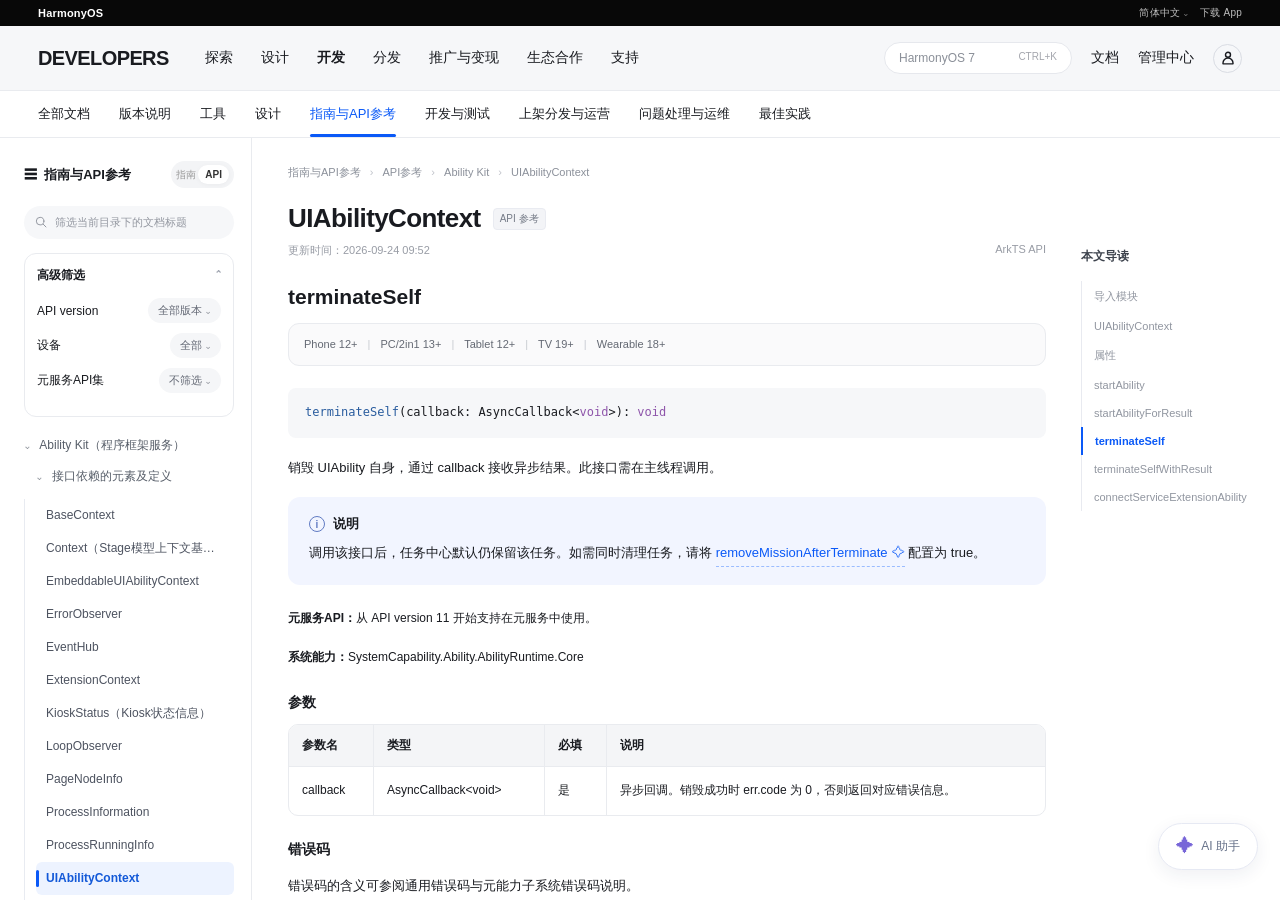
<file: ai-search-page-leave.html>
<!DOCTYPE html>
<html lang="zh-CN">
<head>
<meta charset="UTF-8">
<meta name="viewport" content="width=device-width, initial-scale=1">
<title>HarmonyOS 文档 · AI 助手交互演示</title>
<style>
:root{--blue:#0a59f7;--text:#191b20;--muted:#787d88;--border:#e9ebef;--drawer:440px;--nav:252px}
*{box-sizing:border-box}body{margin:0;color:var(--text);font-family:Arial,"Microsoft YaHei","PingFang SC",sans-serif;font-size:14px;background:#fff}button,input,textarea{font:inherit}button,a{-webkit-tap-highlight-color:transparent}button{cursor:pointer}a{color:var(--blue);text-decoration:none}a:hover{text-decoration:underline}button:focus-visible,a:focus-visible,input:focus-visible,textarea:focus-visible{outline:3px solid #8faaff;outline-offset:3px}button{color:inherit}svg{width:20px;height:20px;fill:none;stroke:currentColor;stroke-width:1.7;stroke-linecap:round;stroke-linejoin:round;vertical-align:middle}.brand-bar{height:26px;background:#080808;color:white;padding:0 38px;display:flex;align-items:center;justify-content:space-between;font-size:11px;letter-spacing:.2px}.brand-bar span:last-child{color:#bdbdbd;font-size:10px}.top-nav{height:65px;display:flex;align-items:center;padding:0 38px;gap:36px;background:#f6f7f9;border-bottom:1px solid var(--border)}.brand{font-size:20px;font-weight:750;letter-spacing:-.6px}.top-links{display:flex;gap:28px;font-size:14px}.top-links span{white-space:nowrap}.top-links .selected{font-weight:700}.nav-right{margin-left:auto;display:flex;gap:19px;align-items:center;white-space:nowrap}.search{color:#8a8f98;border:1px solid #e6e8ed;background:white;border-radius:24px;padding:8px 14px;width:188px;font-size:12px;display:flex;justify-content:space-between}.search small{font-size:10px;color:#a4a6ad}.avatar{width:29px;height:29px;border:1px solid #d9dce3;border-radius:50%;display:grid;place-items:center}.doc-nav{height:47px;border-bottom:1px solid var(--border);display:flex;align-items:center;gap:29px;padding:0 38px;font-size:13px;white-space:nowrap}.doc-nav .current{color:var(--blue);position:relative;height:100%;display:flex;align-items:center}.doc-nav .current:after{content:"";position:absolute;bottom:0;height:3px;background:var(--blue);left:0;right:0;border-radius:3px}.layout{height:calc(100dvh - 138px);display:flex;overflow:hidden}.nav-tree{width:var(--nav);flex-shrink:0;border-right:1px solid var(--border);padding:23px 17px 20px 24px;overflow:auto;transition:width .35s ease,padding .35s ease}.nav-title{white-space:nowrap;display:flex;align-items:center;justify-content:space-between;font-weight:700;font-size:13px;margin-bottom:18px}.tabs{flex-shrink:0;margin-left:6px;font-size:10px;font-weight:400;background:#f3f4f6;border-radius:20px;padding:4px 5px;color:#999}.tabs b{display:inline-block;background:#fff;color:#333;padding:4px 7px;border-radius:15px;box-shadow:0 1px 5px #0000000a}.filter{display:flex;gap:7px;background:#f6f7f9;border-radius:20px;padding:9px 10px;color:#9397a0;font-size:11px}.filter svg{width:14px;height:14px}.advanced{border:1px solid var(--border);border-radius:12px;margin:14px 0 20px;padding:13px 12px;font-size:12px}.advanced strong{display:block;margin-bottom:14px}.option{display:flex;justify-content:space-between;align-items:center;margin:10px 0}.option span:last-child{background:#f5f6f8;border-radius:20px;padding:5px 10px;font-size:11px;color:#646975}.tree-parent{font-size:12px;margin:14px 0;color:#575e69}.tree-items{padding-left:11px;border-left:1px solid #e8ebf1;line-height:33px;font-size:12px;color:#4d5360}.tree-items div{padding:0 10px;white-space:nowrap;overflow:hidden;text-overflow:ellipsis}.tree-items .active{background:#edf3ff;color:#1359d8;border-radius:6px;font-weight:600;position:relative}.tree-items .active:before{content:"";position:absolute;left:0;top:8px;bottom:8px;width:3px;background:var(--blue);border-radius:2px}.main{overflow-anchor:none;flex:1;min-width:0;overflow:auto;scroll-behavior:smooth;scrollbar-gutter:stable}.article-wrap{max-width:1110px;margin:auto;display:flex;padding:25px 36px 70px;gap:35px}.article{flex:1;min-width:0;max-width:850px}.breadcrumb{font-size:11px;color:#8b909a;line-height:1.8;margin-bottom:20px}.breadcrumb span{margin:0 6px;color:#c0c3ca}.article-heading{display:flex;align-items:center;gap:12px}.article-heading h1{font-size:26px;letter-spacing:-.6px;margin:0 0 9px;font-weight:700}.api-tag{font-size:10px;padding:3px 6px;background:#f3f4f7;border:1px solid #e9ebf1;color:#757b87;border-radius:4px;margin-bottom:8px}.meta{font-size:11px;color:#989ca5;margin-bottom:27px;display:flex;justify-content:space-between}.section-title{font-size:21px;margin:0 0 14px;scroll-margin-top:18px}.devices{background:#fafafb;border:1px solid var(--border);border-radius:11px;padding:12px 15px;font-size:11px;color:#646973;margin-bottom:22px;line-height:1.6}.devices i{font-style:normal;margin:0 7px;color:#c7cbd1}.signature{font-family:Consolas,monospace;background:#f6f7f9;padding:15px 17px;border-radius:8px;font-size:12px;line-height:1.6;overflow-wrap:anywhere;margin:0 0 18px}.type{color:#8e55aa}.fn{color:#295c9e}.article p{line-height:1.9;margin:15px 0;font-size:13px}.note{padding:17px 20px;border-radius:12px;background:#f2f5ff;border:1px solid transparent;margin:17px 0 22px;transition:border-color .3s,box-shadow .3s}.note strong{display:flex;align-items:center;gap:8px;font-size:13px}.info{display:inline-grid;place-items:center;width:16px;height:16px;border-radius:50%;border:1.3px solid #617bc3;color:#617bc3;font-size:10px}.note p{margin:7px 0 0;line-height:2}.term{display:inline;padding:0;border:0;background:transparent;color:var(--blue);font-size:inherit;line-height:inherit;font-family:inherit;word-break:break-all;text-align:left;border-bottom:1px dashed #9bbcff;transition:background .2s}.term:hover{background:#e2ebff;border-bottom-style:solid}.term .spark-mini{display:inline-block;font-size:13px;margin-left:4px}.reading .note{border-color:#b9cdff;box-shadow:0 0 0 3px #f4f7ff}.reading .term{background:#e4edff}.spec{font-size:12px;line-height:1.9;margin:16px 0}.spec b{font-weight:600}.section-label{font-size:14px;font-weight:650;margin:25px 0 12px}.data-table{width:100%;border:1px solid var(--border);border-spacing:0;border-radius:10px;overflow:hidden;font-size:12px;line-height:1.8}.data-table th{background:#f4f5f7;text-align:left;padding:10px 13px;font-weight:600}.data-table td{padding:13px;vertical-align:top;border-top:1px solid var(--border);word-break:break-word}.data-table th+th,.data-table td+td{border-left:1px solid var(--border)}.data-table td:first-child{white-space:nowrap}.code-block{background:#f7f8fa;border:1px solid var(--border);border-radius:9px;padding:17px 20px;font:12px/1.8 Consolas,monospace;white-space:pre;overflow:auto}.toc{width:148px;flex-shrink:0;margin-top:85px;color:#9196a0;font-size:11px;transition:opacity .2s}.toc b{font-size:12px;color:#3d434d;display:block;margin-bottom:16px}.toc div{padding:8px 0 8px 12px;border-left:1px solid #e8eaf0}.toc .on{color:var(--blue);border-left:2px solid var(--blue);font-weight:600}.assistant{width:0;flex-shrink:0;border-left:0 solid var(--border);overflow:hidden;background:#fff;transition:width .38s cubic-bezier(.2,.8,.2,1),border-width .38s;position:relative;box-shadow:-12px 0 28px #25366b05}.assistant-inner{width:var(--drawer);height:100%;display:flex;flex-direction:column;opacity:0;transform:translateX(25px);transition:opacity .28s,transform .4s}.reading .assistant{width:var(--drawer);border-left-width:1px}.reading .assistant-inner{opacity:1;transform:translateX(0)}.reading .toc{display:none}.reading .article-wrap{padding-left:30px;padding-right:26px}.assistant-header{height:73px;flex-shrink:0;display:flex;align-items:center;padding:0 23px;gap:11px;border-bottom:1px solid #eff0f5;background:linear-gradient(110deg,#f9f9ff,#fff 85%)}.ai-icon{display:grid;place-items:center;border-radius:11px;width:34px;height:34px;background:linear-gradient(145deg,#9b6bf9,#426eff);color:white;box-shadow:0 3px 9px #6867ee20;font-size:23px}.assistant-name{font-size:16px;font-weight:650}.assistant-subtitle{font-size:10px;color:#9398a4;margin-top:4px;letter-spacing:.3px}.icon-btn{border:0;background:transparent;width:30px;height:30px;display:grid;place-items:center;border-radius:7px;color:#7d8492}.icon-btn:hover{background:#edf0f6;color:#202635}.close{margin-left:auto}.context{margin:16px 20px 0;padding:9px 12px;background:#f7f8fb;border:1px solid #eceef4;border-radius:9px;font-size:10px;color:#787f8d;display:flex;align-items:center;gap:7px;flex-shrink:0}.context b{font-weight:500;color:#4e596d}.context svg{width:13px;height:13px}.conversation{flex:1;min-height:0;overflow-y:auto;padding:17px 22px 22px;scroll-behavior:smooth;scrollbar-width:thin}.question{background:#eef2ff;border-radius:13px 13px 3px 13px;margin-left:28px;padding:12px 14px;font-size:12px;line-height:1.85;color:#343e55;overflow-wrap:anywhere}.answer-label{display:flex;align-items:center;gap:7px;margin:23px 0 13px;color:#5c6170;font-size:11px}.answer-label .small-spark{font-size:17px;color:#735ce6}.verified{margin-left:auto;color:#798498;font-size:10px}.verified:before{content:"";display:inline-block;width:5px;height:5px;border-radius:50%;background:#729c88;margin-right:5px}.answer{font-size:12px;line-height:1.9}.answer p{margin:0 0 12px}.answer b{font-weight:650;color:#30394b}.answer code{font:11px Consolas,monospace;background:#f2f4f8;padding:2px 4px;border-radius:4px;color:#3e557c;overflow-wrap:anywhere}.answer-title{font-size:16px;font-weight:650;margin:0 0 10px;color:#242b3b}.value-grid{display:grid;grid-template-columns:1fr 1fr;border:1px solid #e7eaf2;border-radius:9px;margin:12px 0 15px;overflow:hidden}.value-grid>div{padding:10px 12px}.value-grid>div+div{border-left:1px solid #e7eaf2}.value-grid strong{font:600 12px Consolas,monospace;color:#3d5688}.value-grid span{font-size:10px;display:block;color:#6b7485;margin-top:3px}.value-grid em{font-style:normal;background:#edf1f8;color:#8a92a2;font-size:9px;margin-left:5px;padding:1px 4px;border-radius:4px}.mini-code{background:#f7f8fb;border:1px solid #e9ecf3;border-radius:9px;overflow:hidden;margin:12px 0}.code-top{display:flex;justify-content:space-between;align-items:center;padding:8px 12px;border-bottom:1px solid #e9ecf3;color:#8a92a1;font-size:10px}.copy{border:0;background:none;color:#7e8798;font-size:10px;cursor:pointer;padding:2px}.mini-code pre{font:11px/1.8 Consolas,monospace;margin:0;padding:11px 14px;overflow:auto}.mini-code .key{color:#3c5e9a}.mini-code .bool{color:#8a53b3}.device-note{border-left:2px solid #b4bde5;padding:3px 0 3px 10px;color:#737d91;font-size:11px;line-height:1.8;margin:13px 0 17px}.source-label{font-size:10px;color:#949baa;margin-bottom:7px}.source-link{display:flex;align-items:center;gap:11px;padding:12px;border:1px solid #e1e7f4;border-radius:10px;background:#fbfcff;color:#344e83;text-decoration:none!important;transition:background .2s,border-color .2s}.source-link:hover{background:#f1f5ff;border-color:#b8caf0}.source-link>svg{width:19px;height:19px;color:#7792c0;flex-shrink:0}.source-link span{font-size:11px;font-weight:600;line-height:1.7}.source-link small{display:block;color:#8e98a9;font-size:10px;font-weight:400}.source-link .out{margin-left:auto;width:15px;height:15px}.loading{padding:13px 0 20px;color:#949bac;font-size:11px;display:flex;gap:7px;align-items:center}.dots{display:flex;gap:3px}.dots i{width:4px;height:4px;border-radius:50%;background:#8b84d7;animation:blink 1s infinite}.dots i:nth-child(2){animation-delay:.16s}.dots i:nth-child(3){animation-delay:.32s}@keyframes blink{0%,80%,100%{opacity:.25;transform:translateY(0)}40%{opacity:1;transform:translateY(-3px)}}.reveal{animation:reveal .55s ease both}@keyframes reveal{from{opacity:0;transform:translateY(7px)}to{opacity:1;transform:translateY(0)}}.assistant-footer{border-top:1px solid #eef0f5;padding:13px 20px 12px;background:#fff;flex-shrink:0}.suggestions{display:flex;gap:7px;margin-bottom:10px}.suggestions button{border:1px solid #e6e9f2;border-radius:16px;background:white;color:#717c90;padding:6px 10px;font-size:10px}.suggestions button:hover{background:#f5f7ff;color:#4659a0}.composer{border:1px solid #e0e5ee;border-radius:11px;padding:9px 10px;display:flex;align-items:center;gap:8px;background:#fafbfd}.composer:focus-within{border-color:#aebfec;background:#fff}.composer input{width:100%;min-width:0;border:0;background:transparent;outline:0;font-size:11px;color:#38445b;padding:3px}.composer input::placeholder{color:#a2a9b7}.send{border:0;border-radius:8px;color:white;background:#6987eb;width:27px;height:27px;flex-shrink:0}.send svg{width:15px;height:15px}.footnote{text-align:center;color:#a9aebb;font-size:9px;margin:9px 0 0}.launcher{position:fixed;right:22px;bottom:30px;border:1px solid #e6e9f3;background:white;border-radius:27px;box-shadow:0 5px 18px #17295212;padding:12px 17px;display:flex;gap:7px;align-items:center;font-size:12px;color:#667189;transition:opacity .2s}.launcher .star{color:#7866d8;font-size:18px}.reading .launcher{opacity:0;pointer-events:none}.followup{margin-top:20px;padding-top:17px;border-top:1px solid #eef0f5}.followup .question{margin-bottom:15px}.toast{position:fixed;bottom:25px;left:50%;transform:translateX(-50%);background:#293349;color:white;padding:10px 18px;border-radius:8px;font-size:12px;opacity:0;transition:opacity .2s;pointer-events:none;z-index:10}.toast.show{opacity:1}[hidden]{display:none!important}
@media(min-width:1600px){:root{--drawer:470px;--nav:280px}.article-wrap{padding-top:32px}.answer{font-size:13px}.conversation{padding:20px 25px}.assistant-header{height:78px}.mini-code pre{font-size:12px}}
@media(max-width:1200px){:root{--drawer:405px;--nav:210px}.top-nav{padding:0 24px;gap:25px}.top-links{gap:19px}.search{display:none}.doc-nav{gap:20px;padding:0 24px;font-size:12px}.nav-tree{padding-left:14px;padding-right:13px}.article-wrap{padding:22px 25px 60px;gap:20px}.toc{width:110px}.reading .nav-tree{width:175px;padding-left:12px;padding-right:12px}.reading .advanced{display:none}.reading .article-wrap{padding-left:23px;padding-right:20px}.reading .devices i{margin:0 3px}.reading .data-table{font-size:11px}.reading .data-table td,.reading .data-table th{padding:9px}}
@media(max-width:950px){.nav-tree{display:none}.toc{display:none}.top-links{gap:16px;font-size:12px}.nav-right{gap:10px;font-size:12px}.doc-nav{gap:19px;font-size:11px}.doc-nav span:nth-last-child(-n+2){display:none}.brand{font-size:17px}.brand-bar,.top-nav{padding-left:24px;padding-right:24px}.article-wrap{padding-top:25px}.reading .article-heading h1{font-size:22px}}
@media(max-width:700px){.top-links{display:none}.doc-nav{overflow:hidden}.assistant{position:fixed;right:0;top:138px;bottom:0;z-index:5;box-shadow:-12px 0 36px #17295220}.reading .assistant{width:min(100vw,440px)}.assistant-inner{width:min(100vw,440px)}.article-wrap{padding:24px 20px}.article-heading h1{font-size:23px}.brand-bar{padding-left:20px;padding-right:20px}.article p{font-size:12px}.launcher{bottom:20px}}
@media(prefers-reduced-motion:reduce){*,*:before,*:after{animation:none!important;transition:none!important;scroll-behavior:auto!important}}
</style>
</head>
<body>
<svg style="display:none" aria-hidden="true"><symbol id="search" viewBox="0 0 24 24"><circle cx="10.5" cy="10.5" r="6.5"/><path d="m16 16 4.5 4.5"/></symbol><symbol id="file" viewBox="0 0 24 24"><path d="M14 3H6a2 2 0 0 0-2 2v14a2 2 0 0 0 2 2h12a2 2 0 0 0 2-2V9z"/><path d="M14 3v6h6M8 13h8M8 17h6"/></symbol><symbol id="external" viewBox="0 0 24 24"><path d="M14 4h6v6M20 4l-9 9M10 4H5a1 1 0 0 0-1 1v14a1 1 0 0 0 1 1h14a1 1 0 0 0 1-1v-5"/></symbol></svg>
<header><div class="brand-bar"><b>HarmonyOS</b><span>简体中文 ⌄ &nbsp;&nbsp; 下载 App</span></div><div class="top-nav"><div class="brand">DEVELOPERS</div><nav class="top-links" aria-label="官网导航"><span>探索</span><span>设计</span><span class="selected">开发</span><span>分发</span><span>推广与变现</span><span>生态合作</span><span>支持</span></nav><div class="nav-right"><div class="search">HarmonyOS 7 <small>CTRL+K</small></div><span>文档</span><span>管理中心</span><div class="avatar"><svg viewBox="0 0 24 24"><circle cx="12" cy="8" r="3"/><path d="M6 19v-1a6 6 0 0 1 12 0v1z"/></svg></div></div></div><nav class="doc-nav" aria-label="文档分类"><span>全部文档</span><span>版本说明</span><span>工具</span><span>设计</span><span class="current">指南与API参考</span><span>开发与测试</span><span>上架分发与运营</span><span>问题处理与运维</span><span>最佳实践</span></nav></header>
<div class="layout">
<aside class="nav-tree" aria-label="API目录"><div class="nav-title">☰ &nbsp;指南与API参考 <span class="tabs">指南 <b>API</b></span></div><div class="filter"><svg><use href="#search"/></svg>筛选当前目录下的文档标题</div><div class="advanced"><strong>高级筛选 <span style="float:right;color:#a0a6b1">⌃</span></strong><div class="option"><span>API version</span><span>全部版本 ⌄</span></div><div class="option"><span>设备</span><span>全部 ⌄</span></div><div class="option"><span>元服务API集</span><span>不筛选 ⌄</span></div></div><div class="tree-parent">⌄ &nbsp; Ability Kit（程序框架服务）</div><div class="tree-parent" style="padding-left:12px">⌄ &nbsp; 接口依赖的元素及定义</div><div class="tree-items"><div>BaseContext</div><div>Context（Stage模型上下文基类）</div><div>EmbeddableUIAbilityContext</div><div>ErrorObserver</div><div>EventHub</div><div>ExtensionContext</div><div>KioskStatus（Kiosk状态信息）</div><div>LoopObserver</div><div>PageNodeInfo</div><div>ProcessInformation</div><div>ProcessRunningInfo</div><div class="active">UIAbilityContext</div><div>UIExtensionContext</div><div>UIServiceExtensionContext</div></div></aside>
<main class="main" id="document-scroll"><div class="article-wrap"><article class="article"><div class="breadcrumb">指南与API参考 <span>›</span> API参考 <span>›</span> Ability Kit <span>›</span> UIAbilityContext</div><div class="article-heading"><h1>UIAbilityContext</h1><span class="api-tag">API 参考</span></div><div class="meta"><span>更新时间：2026-09-24 09:52</span><span>ArkTS API</span></div><h2 class="section-title" id="terminateself">terminateSelf</h2><div class="devices">Phone 12+ <i>|</i> PC/2in1 13+ <i>|</i> Tablet 12+ <i>|</i> TV 19+ <i>|</i> Wearable 18+</div><div class="signature"><span class="fn">terminateSelf</span>(callback: AsyncCallback&lt;<span class="type">void</span>&gt;): <span class="type">void</span></div><p>销毁 UIAbility 自身，通过 callback 接收异步结果。此接口需在主线程调用。</p><div class="note" id="field-note"><strong><span class="info">i</span> 说明</strong><p>调用该接口后，任务中心默认仍保留该任务。如需同时清理任务，请将 <button class="term" id="field-trigger" aria-controls="ai-assistant" aria-expanded="false" title="在 AI 助手中了解此字段">removeMissionAfterTerminate<span class="spark-mini" aria-hidden="true">✧</span></button> 配置为 true。</p></div><div class="spec"><b>元服务API：</b>从 API version 11 开始支持在元服务中使用。</div><div class="spec"><b>系统能力：</b>SystemCapability.Ability.AbilityRuntime.Core</div><h3 class="section-label">参数</h3><table class="data-table"><thead><tr><th>参数名</th><th>类型</th><th>必填</th><th>说明</th></tr></thead><tbody><tr><td>callback</td><td>AsyncCallback&lt;void&gt;</td><td>是</td><td>异步回调。销毁成功时 err.code 为 0，否则返回对应错误信息。</td></tr></tbody></table><h3 class="section-label">错误码</h3><p>错误码的含义可参阅通用错误码与元能力子系统错误码说明。</p><table class="data-table"><thead><tr><th>错误码ID</th><th>错误信息</th></tr></thead><tbody><tr><td>401</td><td>参数校验失败。</td></tr><tr><td>16000011</td><td>上下文不存在。</td></tr><tr><td>16000050</td><td>内部错误。</td></tr></tbody></table><h3 class="section-label">示例</h3><p>调用接口结束当前 UIAbility，并在回调中处理执行结果。</p><pre class="code-block">this.context.terminateSelf((err) =&gt; {
  if (err.code) {
    console.error(err.message);
    return;
  }
  console.info('UIAbility 已销毁');
});</pre></article><aside class="toc" aria-label="本文导读"><b>本文导读</b><div>导入模块</div><div>UIAbilityContext</div><div>属性</div><div>startAbility</div><div>startAbilityForResult</div><div class="on">terminateSelf</div><div>terminateSelfWithResult</div><div>connectServiceExtensionAbility</div></aside></div></main>
<aside class="assistant" id="ai-assistant" aria-label="AI 助手" aria-hidden="true" inert><div class="assistant-inner"><div class="assistant-header"><span class="ai-icon" aria-hidden="true">✦</span><div><div class="assistant-name">AI 助手</div><div class="assistant-subtitle">理解上下文，让开发更专注</div></div><button class="icon-btn close" id="close-assistant" aria-label="关闭 AI 助手" title="关闭（Esc）"><svg viewBox="0 0 24 24"><path d="m6 6 12 12M18 6 6 18"/></svg></button></div><div class="context"><svg><use href="#file"/></svg>当前文档 <b>UIAbilityContext / terminateSelf</b></div><div class="conversation" id="conversation"><div class="question">removeMissionAfterTerminate 是什么？调用 terminateSelf 时应该如何配置？</div><div class="answer-label"><span class="small-spark">✦</span> AI 助手 <span class="verified" id="answer-status">正在查阅相关文档</span></div><div class="loading" id="loading"><span class="dots"><i></i><i></i><i></i></span> 正在整理字段说明…</div><div class="answer" id="answer" hidden><h3 class="answer-title">控制销毁后是否移除最近任务</h3><p><code>terminateSelf()</code> 负责销毁当前 UIAbility。<code>removeMissionAfterTerminate</code> 则决定销毁后，是否将对应任务从最近任务列表中移除。</p><div class="value-grid"><div><strong>false</strong><em>默认值</em><span>销毁后保留任务</span></div><div><strong>true</strong><span>销毁后移除任务</span></div></div><p>如果希望退出后不再保留任务快照，在 <b>module.json5 → module → abilities</b> 中，为对应的 UIAbility 设置：</p><div class="mini-code"><div class="code-top"><span>module.json5 · 配置片段</span><button class="copy" id="copy-code">复制</button></div><pre>{
  <span class="key">"name"</span>: <span class="key">"EntryAbility"</span>,
  <span class="key">"removeMissionAfterTerminate"</span>: <span class="bool">true</span>
}</pre></div><div class="device-note"><b>设备差异</b> · 在 2in1 设备和平板设备的自由多窗模式下，此配置不生效，默认移除任务。</div><div class="source-label">参考文档</div><a class="source-link" id="source-link" href="https://developer.huawei.com/consumer/cn/doc/doccenter-getting-started/module-configuration-file#abilities%E6%A0%87%E7%AD%BE" target="_blank" rel="noopener noreferrer"><svg><use href="#file"/></svg><span>module.json5 配置文件<small>abilities 标签 · 查看完整字段说明</small></span><svg class="out"><use href="#external"/></svg></a></div><div id="followups" aria-live="polite"></div></div><div class="assistant-footer"><div class="suggestions"><button data-question="配置写在哪里？">配置写在哪里？</button><button data-question="不配置会怎样？">不配置会怎样？</button></div><form class="composer" id="ask-form"><input id="ask-input" aria-label="继续提问" placeholder="继续询问这个字段…" autocomplete="off" maxlength="240"><button class="send" aria-label="发送问题"><svg viewBox="0 0 24 24"><path d="M12 19V5m-6 6 6-6 6 6"/></svg></button></form><p class="footnote">基于官方文档的交互演示</p></div></div></aside>
</div>
<button class="launcher" id="launch-assistant" aria-label="打开 AI 助手"><span class="star">✦</span> AI 助手</button><div class="toast" id="toast" role="status"></div>
<script>
const trigger=document.getElementById('field-trigger'), panel=document.getElementById('ai-assistant'), answer=document.getElementById('answer'), loading=document.getElementById('loading'), conversation=document.getElementById('conversation');
let timer,toastTimer;
function openAssistant(){
  if(document.body.classList.contains('reading')){document.getElementById('ask-input').focus({preventScroll:true});return}
  clearTimeout(timer);document.body.classList.add('reading');panel.inert=false;panel.setAttribute('aria-hidden','false');trigger.setAttribute('aria-expanded','true');
  answer.hidden=true;answer.classList.remove('reveal');loading.hidden=false;document.getElementById('answer-status').textContent='正在查阅相关文档';document.getElementById('followups').replaceChildren();document.getElementById('ask-input').value='';conversation.scrollTop=0;
  document.getElementById('close-assistant').focus({preventScroll:true});
  timer=setTimeout(()=>{loading.hidden=true;answer.hidden=false;answer.classList.add('reveal');document.getElementById('answer-status').textContent='依据官方文档';},850);
}
function closeAssistant(){clearTimeout(timer);document.body.classList.remove('reading');panel.inert=true;panel.setAttribute('aria-hidden','true');trigger.setAttribute('aria-expanded','false');trigger.focus({preventScroll:true})}
trigger.addEventListener('click',openAssistant);document.getElementById('launch-assistant').addEventListener('click',openAssistant);document.getElementById('close-assistant').addEventListener('click',closeAssistant);
document.addEventListener('keydown',e=>{if(e.key==='Escape'&&document.body.classList.contains('reading'))closeAssistant()});
function showToast(text){const el=document.getElementById('toast');el.textContent=text;el.classList.add('show');clearTimeout(toastTimer);toastTimer=setTimeout(()=>el.classList.remove('show'),2000)}
document.getElementById('copy-code').addEventListener('click',async()=>{const text='{\n  "name": "EntryAbility",\n  "removeMissionAfterTerminate": true\n}';try{await navigator.clipboard.writeText(text);showToast('配置片段已复制')}catch{showToast('请选中配置片段手动复制')}});
function ask(question){if(!question.trim())return;if(answer.hidden){clearTimeout(timer);loading.hidden=true;answer.hidden=false;document.getElementById('answer-status').textContent='依据官方文档'}let response;
if(/哪里|位置|怎么|配置写|文件/.test(question)){response='请打开对应模块的 module.json5，在 module.abilities 数组中找到当前 UIAbility 的配置对象，再添加 removeMissionAfterTerminate: true。它属于 UIAbility 的配置项，不是 terminateSelf() 的调用参数。'}
else if(/不配置|默认|false/.test(question)){response='该字段可以省略，默认值为 false：UIAbility 销毁后，对应任务仍会保留在最近任务列表中。2in1 设备和平板自由多窗模式属于例外，默认移除任务。'}
else if(/设备|平板|电脑|2in1|多窗/.test(question)){response='官方文档说明：在 2in1 设备和平板设备的自由多窗模式下，removeMissionAfterTerminate 配置不生效，默认移除任务。'}
else{response='本演示提供此字段的预设解读。你可以继续查看“配置写在哪里？”或“不配置会怎样？”，也可以通过下方官方文档了解完整说明。'}
const block=document.createElement('div');block.className='followup reveal';const q=document.createElement('div');q.className='question';q.textContent=question;const p=document.createElement('p');p.className='answer';p.textContent=response;const link=document.getElementById('source-link').cloneNode(true);link.removeAttribute('id');block.append(q,p,link);document.getElementById('followups').append(block);conversation.scrollTo({top:conversation.scrollHeight,behavior:'smooth'});document.getElementById('ask-input').value='';}
document.querySelectorAll('[data-question]').forEach(b=>b.addEventListener('click',()=>ask(b.dataset.question)));document.getElementById('ask-form').addEventListener('submit',e=>{e.preventDefault();ask(document.getElementById('ask-input').value)});
</script>
</body>
</html>
</file>
